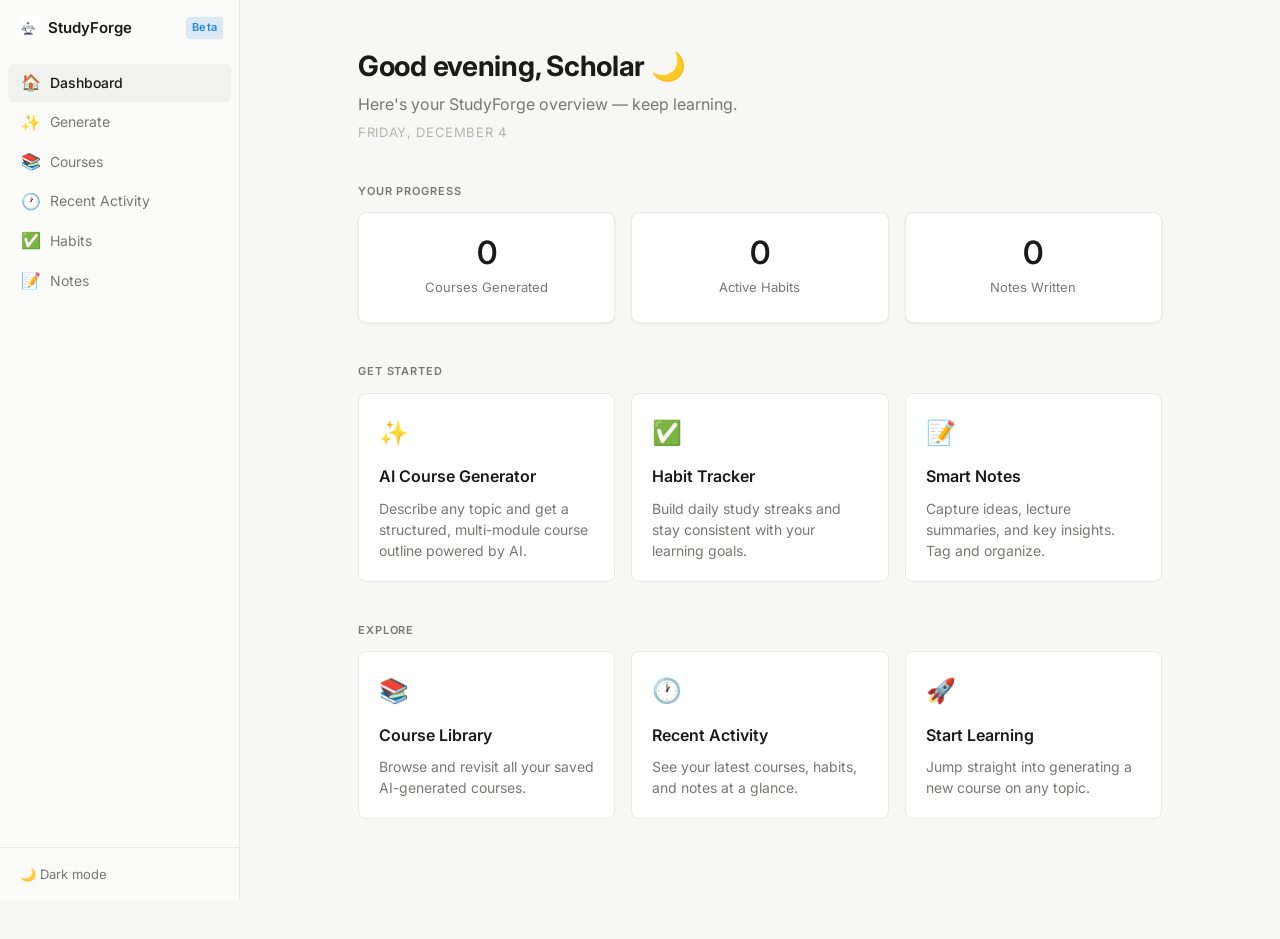
<file: index.html>
<!DOCTYPE html>
<html lang="en" class="dark">
<head>
  <meta charset="UTF-8" />
  <meta name="viewport" content="width=device-width, initial-scale=1.0" />
  <title>StudyForge — Dashboard</title>
  <meta name="description" content="StudyForge — AI-powered study companion. Generate courses, track habits, capture notes." />
  <link rel="stylesheet" href="style.css" />
</head>
<body>
  <nav class="navbar" id="navbar"></nav>
  <main class="page">

    <!-- Hero -->
    <div class="dash-hero" style="display:block">
      <div>
        <h1 class="hero-greeting" id="greeting">Welcome back, Scholar</h1>
        <p class="hero-sub">Here's your StudyForge overview — keep learning.</p>
        <p class="hero-date" id="hero-date"></p>
      </div>
    </div>

    <!-- Stats -->
    <div class="section-label">Your Progress</div>
    <div class="stats-row">
      <div class="stat-card">
        <div class="stat-num" id="stat-courses">—</div>
        <div class="stat-lbl">Courses Generated</div>
      </div>
      <div class="stat-card">
        <div class="stat-num" id="stat-habits">—</div>
        <div class="stat-lbl">Active Habits</div>
      </div>
      <div class="stat-card">
        <div class="stat-num" id="stat-notes">—</div>
        <div class="stat-lbl">Notes Written</div>
      </div>
    </div>

    <!-- Primary Action -->
    <div class="section-label">Get Started</div>
    <div class="feature-row">
      <a href="generate.html" class="feature-card">
        <span class="fc-icon">✨</span>
        <div class="fc-title">AI Course Generator</div>
        <div class="fc-desc">Describe any topic and get a structured, multi-module course outline powered by AI.</div>
      </a>
      <a href="habits.html" class="feature-card">
        <span class="fc-icon">✅</span>
        <div class="fc-title">Habit Tracker</div>
        <div class="fc-desc">Build daily study streaks and stay consistent with your learning goals.</div>
      </a>
      <a href="notes.html" class="feature-card">
        <span class="fc-icon">📝</span>
        <div class="fc-title">Smart Notes</div>
        <div class="fc-desc">Capture ideas, lecture summaries, and key insights. Tag and organize.</div>
      </a>
    </div>

    <!-- Secondary Links -->
    <div class="section-label">Explore</div>
    <div class="feature-row">
      <a href="courses.html" class="feature-card">
        <span class="fc-icon">📚</span>
        <div class="fc-title">Course Library</div>
        <div class="fc-desc">Browse and revisit all your saved AI-generated courses.</div>
      </a>
      <a href="recent.html" class="feature-card">
        <span class="fc-icon">🕐</span>
        <div class="fc-title">Recent Activity</div>
        <div class="fc-desc">See your latest courses, habits, and notes at a glance.</div>
      </a>
      <a href="generate.html" class="feature-card">
        <span class="fc-icon">🚀</span>
        <div class="fc-title">Start Learning</div>
        <div class="fc-desc">Jump straight into generating a new course on any topic.</div>
      </a>
    </div>

  </main>
  <script src="app.js"></script>
  <script>
    initNavbar('index.html');

    // Time-based greeting
    const h = new Date().getHours();
    let g = 'Late night grind 🌑';
    if (h >= 5 && h < 12) g = 'Good morning, Scholar ☀️';
    else if (h >= 12 && h < 17) g = 'Good afternoon, Scholar 🌤️';
    else if (h >= 17 && h < 21) g = 'Good evening, Scholar 🌙';
    document.getElementById('greeting').textContent = g;
    document.getElementById('hero-date').textContent = new Date().toLocaleDateString('en-US', { weekday: 'long', month: 'long', day: 'numeric' });

    // Animated counter
    function anim(id, target) {
      const el = document.getElementById(id);
      if (target === 0) { el.textContent = '0'; return; }
      let c = 0; const s = Math.ceil(target / 20);
      const t = setInterval(() => { c = Math.min(c + s, target); el.textContent = c; if (c >= target) clearInterval(t); }, 40);
    }

    // Load stats from API
    async function loadStats() {
      try {
        const [habits, notes, courses] = await Promise.all([
          apiFetch('/api/habits'), apiFetch('/api/notes'), apiFetch('/api/courses')
        ]);
        anim('stat-habits', Array.isArray(habits) ? habits.length : (habits.count ?? 0));
        anim('stat-notes', Array.isArray(notes) ? notes.length : (notes.count ?? 0));
        anim('stat-courses', Array.isArray(courses) ? courses.length : (courses.count ?? 0));
      } catch {
        ['stat-habits','stat-notes','stat-courses'].forEach(id => document.getElementById(id).textContent = '0');
      }
    }
    loadStats();
  </script>
</body>
</html>
</file>
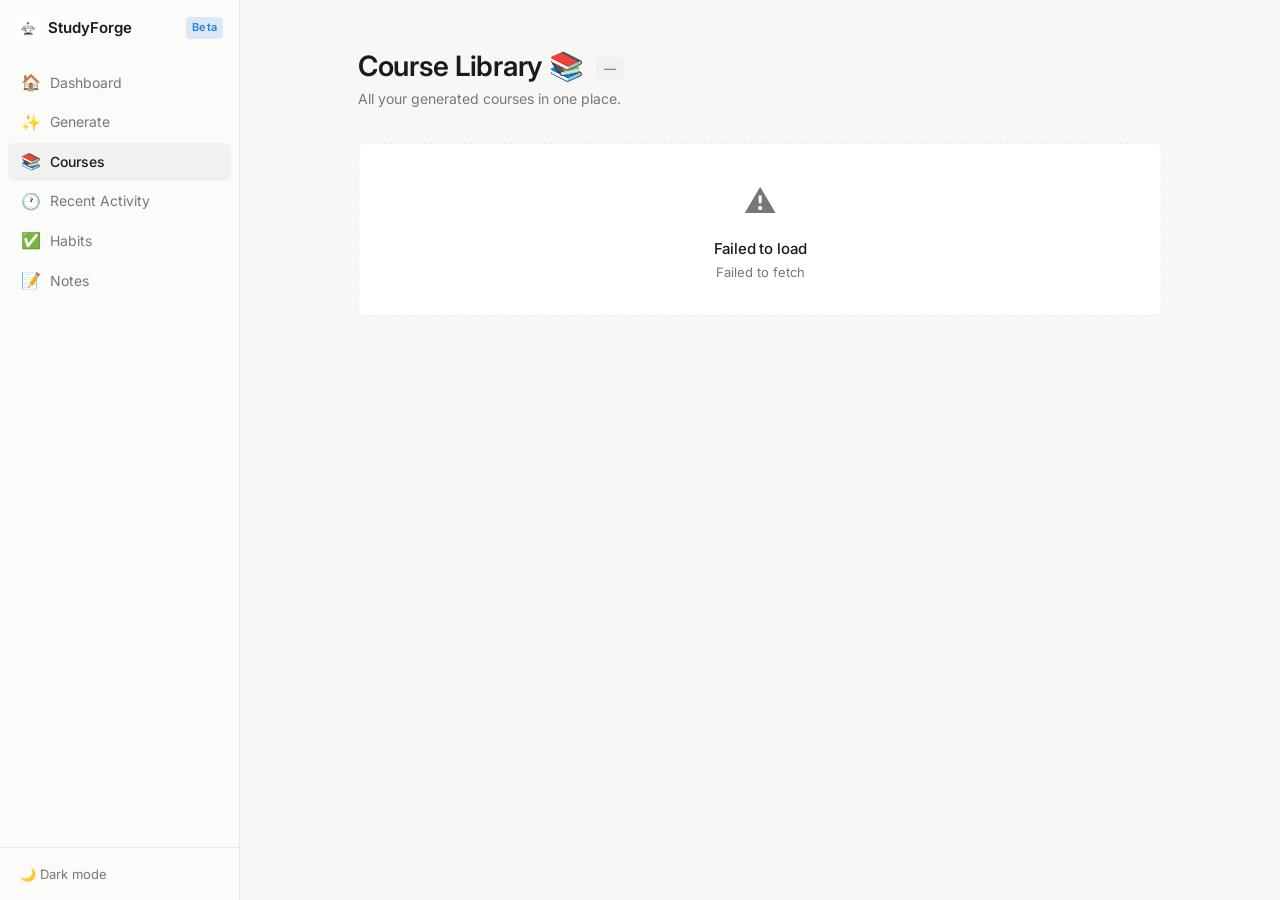
<file: courses.html>
<!DOCTYPE html>
<html lang="en" class="dark">
<head>
  <meta charset="UTF-8" />
  <meta name="viewport" content="width=device-width, initial-scale=1.0" />
  <title>StudyForge — Saved Courses</title>
  <link rel="stylesheet" href="style.css" />
</head>
<body>
  <nav class="navbar" id="navbar"></nav>
  <main class="page">
    <div class="page-header">
      <div style="display:flex;align-items:center;gap:12px;flex-wrap:wrap">
        <h1 class="page-title">Course Library 📚</h1>
        <span class="badge" id="course-count">…</span>
      </div>
      <p class="page-sub">All your generated courses in one place.</p>
    </div>
    <div class="courses-grid" id="courses-grid"></div>
  </main>
  <script src="app.js"></script>
  <script>
    initNavbar('courses.html');
    const grid = document.getElementById('courses-grid');
    const countEl = document.getElementById('course-count');

    function parseCourse(raw) { if (!raw) return null; if (typeof raw === 'object') return raw; try { return JSON.parse(raw); } catch { return null; } }

    function renderModules(modules, container) {
      container.innerHTML = '';
      if (!modules || !modules.length) { container.innerHTML = '<p style="font-size:13px;color:var(--text-muted)">No modules found.</p>'; return; }
      modules.forEach((mod, i) => {
        const item = document.createElement('div'); item.className = 'accordion-item'; item.style.marginBottom = '6px';
        const header = document.createElement('div'); header.className = 'accordion-header';
        header.innerHTML = `<div class="accordion-left"><span class="mod-pill">${i+1}</span><h3>${mod.title||mod.name||'Module '+(i+1)}</h3></div>`;
        const chev = document.createElementNS('http://www.w3.org/2000/svg','svg');
        chev.setAttribute('viewBox','0 0 24 24'); chev.setAttribute('fill','none');
        chev.setAttribute('stroke','currentColor'); chev.setAttribute('stroke-width','2');
        chev.className = 'accordion-chevron'; chev.innerHTML = '<polyline points="6 9 12 15 18 9"></polyline>';
        header.appendChild(chev);
        const body = document.createElement('div'); body.className = 'accordion-body';
        const inner = document.createElement('div'); inner.className = 'accordion-inner';
        if (mod.description) inner.innerHTML += `<p>${mod.description}</p>`;
        const subs = mod.subtopics || mod.topics || mod.sub_topics || [];
        if (subs.length) {
          const list = document.createElement('div'); list.className = 'subtopic-list';
          subs.forEach(s => { const d = document.createElement('div'); d.className = 'subtopic-item'; d.textContent = typeof s === 'string' ? s : s.title || s.name || ''; list.appendChild(d); });
          inner.appendChild(list);
        }
        body.appendChild(inner); item.appendChild(header); item.appendChild(body);
        header.addEventListener('click', () => { const o = item.classList.contains('open'); item.classList.toggle('open', !o); body.style.maxHeight = o ? null : body.scrollHeight + 'px'; });
        container.appendChild(item);
      });
    }

    function renderCourseCard(course) {
      const card = document.createElement('div'); card.className = 'course-card'; card.dataset.id = course.id;
      const parsed = parseCourse(course.content);
      const modules = parsed?.modules || parsed?.content?.modules || [];

      const header = document.createElement('div'); header.className = 'course-header';
      header.innerHTML = `<div class="course-topic">${course.topic || 'Untitled Course'}</div>`;
      const meta = document.createElement('div'); meta.className = 'course-meta';
      meta.innerHTML = `<span>Generated on ${formatDate(course.created_at || course.date)}</span>`;
      if (modules.length) { const b = document.createElement('span'); b.className = 'badge badge-muted'; b.textContent = `${modules.length} modules`; meta.appendChild(b); }
      header.appendChild(meta);

      const footer = document.createElement('div'); footer.className = 'course-footer';
      const viewBtn = document.createElement('button'); viewBtn.className = 'btn btn-ghost btn-sm'; viewBtn.textContent = 'View Course';
      const delBtn = document.createElement('button'); delBtn.className = 'btn btn-danger btn-sm'; delBtn.textContent = 'Delete';
      footer.appendChild(viewBtn); footer.appendChild(delBtn);

      const expanded = document.createElement('div'); expanded.className = 'course-expanded';
      if (parsed?.description) { const p = document.createElement('p'); p.style.cssText = 'font-size:13px;color:var(--text-secondary);margin-bottom:12px;line-height:1.6'; p.textContent = parsed.description; expanded.appendChild(p); }
      renderModules(modules, expanded);

      card.appendChild(header); card.appendChild(footer); card.appendChild(expanded);

      viewBtn.addEventListener('click', () => { const v = expanded.classList.toggle('visible'); viewBtn.textContent = v ? 'Collapse' : 'View Course'; });
      delBtn.addEventListener('click', async () => {
        try {
          await apiFetch(`/api/courses/${course.id}`, { method: 'DELETE' });
          card.classList.add('card-exit');
          setTimeout(() => { card.remove(); const r = grid.querySelectorAll('.course-card').length; countEl.textContent = `${r} courses`; if (!r) renderEmptyState(grid, '✨', 'Your course library is empty', 'Generate your first course to see it here.', 'Generate a Course →', 'generate.html'); }, 250);
          showToast('Course deleted.', 'info');
        } catch (err) { showToast(err.message, 'error'); }
      });
      return card;
    }

    async function loadCourses() {
      renderSkeletons(grid, 4);
      try {
        const data = await apiFetch('/api/courses'); const courses = Array.isArray(data) ? data : (data.courses ?? []); grid.innerHTML = '';
        countEl.textContent = `${courses.length} courses`;
        if (!courses.length) { renderEmptyState(grid, '✨', 'Your course library is empty', 'Generate your first course to see it here.', 'Generate a Course →', 'generate.html'); return; }
        courses.forEach(c => grid.appendChild(renderCourseCard(c)));
      } catch (err) { countEl.textContent = '—'; renderEmptyState(grid, '⚠️', 'Failed to load', err.message); }
    }
    loadCourses();
  </script>
</body>
</html>
</file>
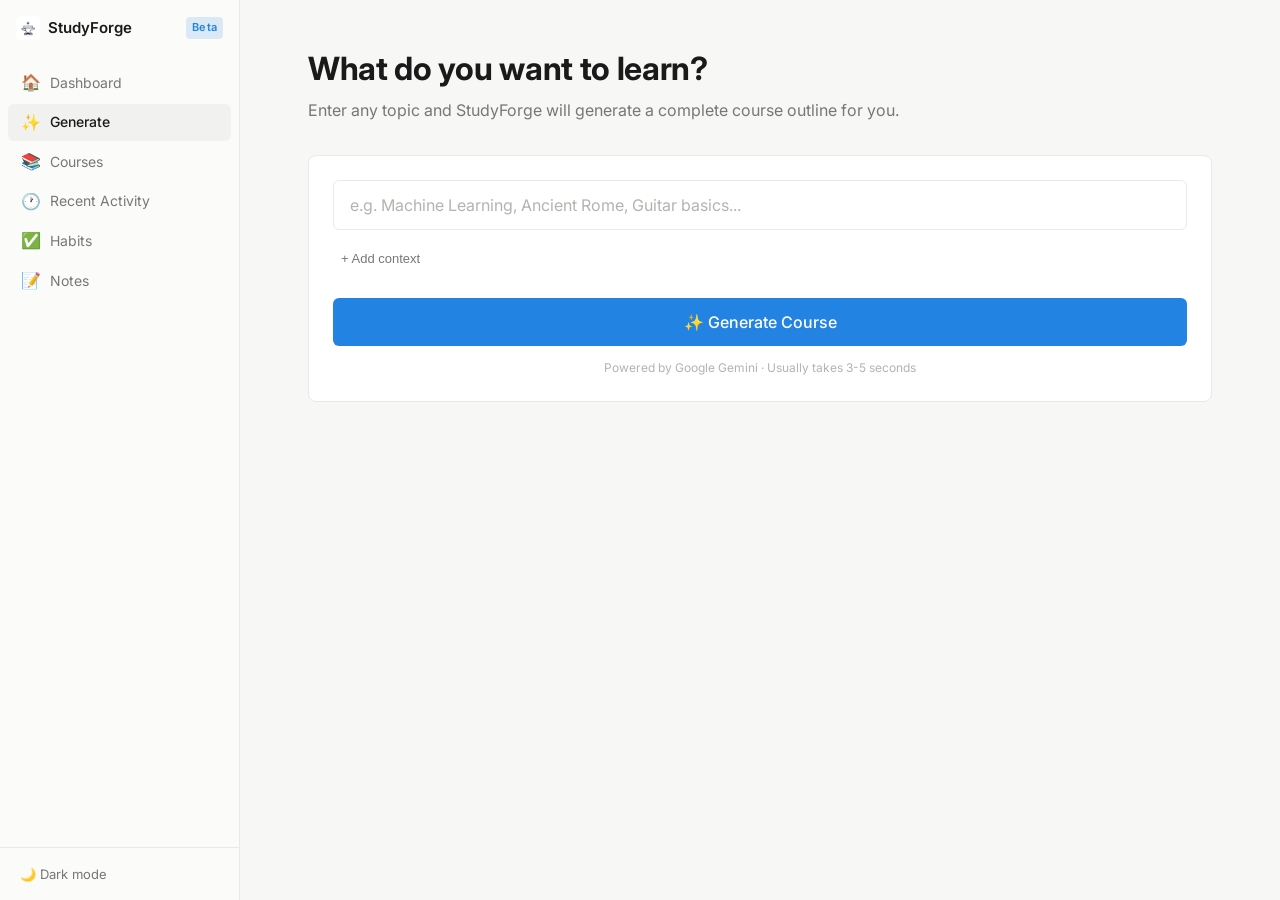
<file: generate.html>
<!DOCTYPE html>
<html lang="en" class="dark">
<head>
  <meta charset="UTF-8" />
  <meta name="viewport" content="width=device-width, initial-scale=1.0" />
  <title>StudyForge — AI Course Generator</title>
  <link rel="stylesheet" href="style.css" />
</head>
<body>
  <nav class="navbar" id="navbar"></nav>
  <main class="page-wide">

    <!-- Hero input area -->
    <div class="gen-hero">
      <h1 class="gen-title">What do you want to learn?</h1>
      <p class="gen-sub">Enter any topic and StudyForge will generate a complete course outline for you.</p>
    </div>

    <div class="gen-form">
      <div class="form-group">
        <input type="text" id="gen-topic" class="form-input form-input-lg"
               placeholder="e.g. Machine Learning, Ancient Rome, Guitar basics..." />
        <div class="form-error" id="gen-topic-error">Please enter a topic.</div>
      </div>

      <button class="context-toggle" id="ctx-toggle">+ Add context</button>
      <div class="context-area" id="ctx-area">
        <div class="form-group" style="margin-bottom:0">
          <label class="form-label">Extra context (optional)</label>
          <textarea id="gen-context" class="form-textarea" rows="3"
                    placeholder="Paste your syllabus, notes, or any additional info..."></textarea>
        </div>
      </div>

      <button class="btn btn-primary btn-xl btn-block" id="gen-btn" style="margin-top:16px">
        ✨ Generate Course
      </button>
      <p class="gen-powered">Powered by Google Gemini · Usually takes 3-5 seconds</p>
    </div>

    <!-- Result -->
    <div class="result-section" id="result-section">
      <div class="result-head">
        <h2 id="course-title"></h2>
        <p id="course-desc"></p>
        <div class="result-actions">
          <button class="btn btn-primary" id="save-course-btn">Save Course</button>
          <button class="btn btn-secondary" id="reset-btn">Regenerate</button>
          <span class="badge" id="mod-count"></span>
          <span class="save-success" id="save-ok">✓ Course saved to your library · <a href="courses.html" style="color:var(--accent)">View in Courses →</a></span>
        </div>
      </div>

      <div class="section-label" style="margin-top:24px">Modules</div>
      <div id="modules-list"></div>
    </div>

  </main>
  <script src="app.js"></script>
  <script>
    initNavbar('generate.html');

    const topicInput = document.getElementById('gen-topic');
    const ctxToggle = document.getElementById('ctx-toggle');
    const ctxArea = document.getElementById('ctx-area');
    const contextInput = document.getElementById('gen-context');
    const genBtn = document.getElementById('gen-btn');
    const topicError = document.getElementById('gen-topic-error');
    const resultSec = document.getElementById('result-section');
    const courseTitle = document.getElementById('course-title');
    const courseDesc = document.getElementById('course-desc');
    const modulesList = document.getElementById('modules-list');
    const saveBtn = document.getElementById('save-course-btn');
    const resetBtn = document.getElementById('reset-btn');
    const modCount = document.getElementById('mod-count');
    const saveOk = document.getElementById('save-ok');
    let generatedCourse = null;

    // Context toggle
    ctxToggle.addEventListener('click', () => {
      const v = ctxArea.classList.toggle('visible');
      ctxToggle.textContent = v ? '− Hide context' : '+ Add context';
    });

    // Render module accordion
    function renderModule(mod, i, openFirst) {
      const item = document.createElement('div');
      item.className = 'accordion-item' + (openFirst && i === 0 ? ' open' : '');
      const header = document.createElement('div');
      header.className = 'accordion-header';
      header.innerHTML = `<div class="accordion-left"><span class="mod-pill">${i+1}</span><h3>${mod.title||mod.name||'Module '+(i+1)}</h3></div>`;
      const chev = document.createElementNS('http://www.w3.org/2000/svg','svg');
      chev.setAttribute('viewBox','0 0 24 24'); chev.setAttribute('fill','none');
      chev.setAttribute('stroke','currentColor'); chev.setAttribute('stroke-width','2');
      chev.className = 'accordion-chevron';
      chev.innerHTML = '<polyline points="6 9 12 15 18 9"></polyline>';
      header.appendChild(chev);

      const body = document.createElement('div');
      body.className = 'accordion-body';
      if (openFirst && i === 0) body.style.maxHeight = '500px';
      const inner = document.createElement('div');
      inner.className = 'accordion-inner';
      if (mod.description) inner.innerHTML += `<p>${mod.description}</p>`;
      const subs = mod.subtopics || mod.topics || mod.sub_topics || [];
      if (subs.length) {
        const list = document.createElement('div'); list.className = 'subtopic-list';
        subs.forEach(s => {
          const d = document.createElement('div'); d.className = 'subtopic-item';
          d.textContent = typeof s === 'string' ? s : s.title || s.name || '';
          list.appendChild(d);
        });
        inner.appendChild(list);
      }
      body.appendChild(inner);
      item.appendChild(header); item.appendChild(body);

      header.addEventListener('click', () => {
        const open = item.classList.contains('open');
        document.querySelectorAll('.accordion-item.open').forEach(el => { el.classList.remove('open'); el.querySelector('.accordion-body').style.maxHeight = null; });
        if (!open) { item.classList.add('open'); body.style.maxHeight = body.scrollHeight + 'px'; }
      });
      return item;
    }

    // Generate
    async function generateCourse() {
      const topic = topicInput.value.trim();
      const context = contextInput ? contextInput.value.trim() : '';
      topicError.classList.remove('visible');
      if (!topic) { topicError.classList.add('visible'); topicInput.focus(); return; }
      showLoading(genBtn, 'Generating···');
      resultSec.classList.remove('visible'); modulesList.innerHTML = ''; generatedCourse = null;
      saveOk.classList.remove('visible');
      try {
        const data = await apiFetch('/api/generate', { method: 'POST', body: JSON.stringify({ topic, context }) });
        generatedCourse = data;
        courseTitle.textContent = data.title || `Course: ${topic}`;
        courseDesc.textContent = data.description || '';
        const modules = data.modules || data.content?.modules || [];
        modCount.textContent = `${modules.length} Modules`;
        modules.forEach((m, i) => modulesList.appendChild(renderModule(m, i, true)));
        resultSec.classList.add('visible');
        resultSec.scrollIntoView({ behavior: 'smooth', block: 'start' });
      } catch (err) { showToast(err.message || 'Generation failed.', 'error'); }
      finally { hideLoading(genBtn); }
    }

    // Save
    async function saveCourse() {
      if (!generatedCourse) return;
      showLoading(saveBtn, 'Saving…');
      try {
        await apiFetch('/api/courses', { method: 'POST', body: JSON.stringify({ topic: topicInput.value.trim() || generatedCourse.title || 'Untitled', content: JSON.stringify(generatedCourse) }) });
        saveOk.classList.add('visible');
        saveBtn.disabled = true; saveBtn.textContent = '✓ Saved';
        showToast('Course saved to your library!', 'success');
      } catch (err) { showToast(err.message, 'error'); hideLoading(saveBtn); }
    }

    // Reset
    resetBtn.addEventListener('click', () => { resultSec.classList.remove('visible'); topicInput.value = ''; if(contextInput) contextInput.value = ''; topicInput.focus(); window.scrollTo({top:0,behavior:'smooth'}); saveBtn.disabled = false; saveBtn.textContent = 'Save Course'; saveOk.classList.remove('visible'); });
    genBtn.addEventListener('click', generateCourse);
    saveBtn.addEventListener('click', saveCourse);
    topicInput.addEventListener('keydown', e => { if (e.key === 'Enter') generateCourse(); });
  </script>
</body>
</html>
</file>
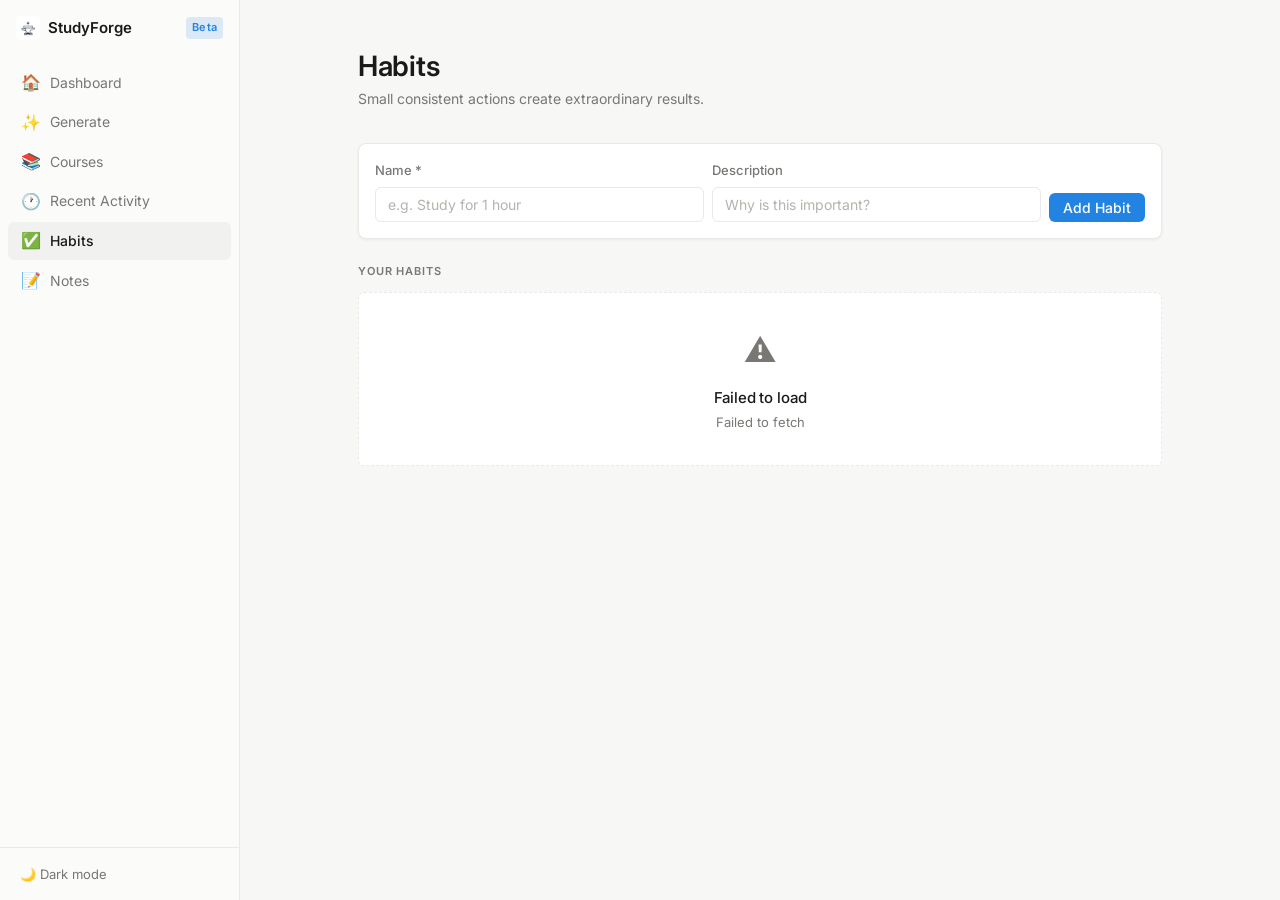
<file: habits.html>
<!DOCTYPE html>
<html lang="en" class="dark">
<head>
  <meta charset="UTF-8" />
  <meta name="viewport" content="width=device-width, initial-scale=1.0" />
  <title>StudyForge — Habits</title>
  <link rel="stylesheet" href="style.css" />
</head>
<body>
  <nav class="navbar" id="navbar"></nav>
  <main class="page">
    <div class="page-header">
      <h1 class="page-title">Habits</h1>
      <p class="page-sub">Small consistent actions create extraordinary results.</p>
    </div>

    <!-- Add Habit -->
    <div class="form-card">
      <div class="habit-form-row">
        <div class="form-group"><label class="form-label">Name *</label><input type="text" id="habit-name" class="form-input" placeholder="e.g. Study for 1 hour" autocomplete="off" /><div class="form-error" id="habit-name-error">Name must be at least 3 characters.</div></div>
        <div class="form-group"><label class="form-label">Description</label><input type="text" id="habit-desc" class="form-input" placeholder="Why is this important?" autocomplete="off" /></div>
        <div style="flex-shrink:0;padding-top:22px"><button class="btn btn-primary" id="add-habit-btn">Add Habit</button></div>
      </div>
    </div>

    <!-- Streak bar -->
    <div class="streak-bar" id="streak-bar" style="display:none"></div>

    <div class="section-label">Your Habits</div>
    <div id="habits-list"></div>
  </main>
  <script src="app.js"></script>
  <script>
    initNavbar('habits.html');
    const nameInput = document.getElementById('habit-name');
    const descInput = document.getElementById('habit-desc');
    const nameError = document.getElementById('habit-name-error');
    const addBtn = document.getElementById('add-habit-btn');
    const listEl = document.getElementById('habits-list');
    const streakBar = document.getElementById('streak-bar');

    function renderHabitCard(habit) {
      const card = document.createElement('div'); card.className = 'habit-card'; card.dataset.id = habit.id;
      const left = document.createElement('div'); left.className = 'habit-left';
      left.innerHTML = `<div class="habit-name">${habit.name}</div><div class="habit-desc">${habit.description || 'No description'}</div>`;

      const center = document.createElement('div'); center.className = 'habit-center';
      const streak = document.createElement('span'); streak.className = 'badge badge-streak'; streak.id = `streak-${habit.id}`;
      streak.textContent = `🔥 ${habit.streak ?? 0}`; center.appendChild(streak);

      const right = document.createElement('div'); right.className = 'habit-right';
      const doneBadge = document.createElement('span'); doneBadge.className = 'badge badge-success'; doneBadge.id = `done-badge-${habit.id}`;
      doneBadge.textContent = '✓ Done'; doneBadge.style.display = habit.completed_today ? 'inline-flex' : 'none';

      const doneBtn = document.createElement('button'); doneBtn.className = 'btn btn-success btn-sm'; doneBtn.id = `done-btn-${habit.id}`;
      doneBtn.textContent = 'Mark Done';
      if (habit.completed_today) { doneBtn.disabled = true; doneBtn.textContent = 'Done ✓'; }
      doneBtn.addEventListener('click', () => markDone(habit.id));

      const delBtn = document.createElement('button'); delBtn.className = 'btn btn-danger btn-sm'; delBtn.textContent = '✕';
      delBtn.addEventListener('click', () => deleteHabit(habit.id));

      right.appendChild(doneBadge); right.appendChild(doneBtn); right.appendChild(delBtn);
      card.appendChild(left); card.appendChild(center); card.appendChild(right);
      return card;
    }

    function updateStreakBar(habits) {
      const maxStreak = Math.max(0, ...habits.map(h => h.streak ?? 0));
      if (maxStreak > 0) { streakBar.style.display = 'block'; streakBar.textContent = `Your longest streak: ${maxStreak} days 🔥`; }
      else { streakBar.style.display = 'none'; }
    }

    async function loadHabits() {
      renderSkeletons(listEl, 3);
      try {
        const data = await apiFetch('/api/habits');
        listEl.innerHTML = '';
        const habits = Array.isArray(data) ? data : (data.habits ?? []);
        updateStreakBar(habits);
        if (habits.length === 0) { renderEmptyState(listEl, '💪', 'No habits yet', 'Add your first habit above to start building streaks.'); return; }
        habits.forEach(h => listEl.appendChild(renderHabitCard(h)));
      } catch (err) { renderEmptyState(listEl, '⚠️', 'Failed to load', err.message); }
    }

    async function addHabit() {
      const name = nameInput.value.trim(); const desc = descInput.value.trim();
      nameError.classList.remove('visible');
      if (name.length < 3) { nameError.classList.add('visible'); nameInput.focus(); return; }
      showLoading(addBtn, 'Adding…');
      try {
        const habit = await apiFetch('/api/habits', { method: 'POST', body: JSON.stringify({ name, description: desc }) });
        if (listEl.querySelector('.empty-state')) listEl.innerHTML = '';
        const card = renderHabitCard(habit);
        listEl.firstChild ? listEl.insertBefore(card, listEl.firstChild) : listEl.appendChild(card);
        nameInput.value = ''; descInput.value = '';
        showToast('Habit added!', 'success');
      } catch (err) { showToast(err.message, 'error'); }
      finally { hideLoading(addBtn); }
    }

    async function markDone(id) {
      const btn = document.getElementById(`done-btn-${id}`); showLoading(btn, '…');
      try {
        const u = await apiFetch(`/api/habits/${id}`, { method: 'PUT' });
        document.getElementById(`streak-${id}`).textContent = `🔥 ${u.streak ?? 0}`;
        const b = document.getElementById(`done-badge-${id}`); if (b) b.style.display = 'inline-flex';
        btn.disabled = true; btn.innerHTML = 'Done ✓';
        showToast('Habit marked complete!', 'success');
      } catch (err) { showToast(err.message, 'error'); hideLoading(btn); }
    }

    async function deleteHabit(id) {
      const card = document.querySelector(`.habit-card[data-id="${id}"]`);
      try {
        await apiFetch(`/api/habits/${id}`, { method: 'DELETE' });
        if (card) { card.classList.add('card-exit'); setTimeout(() => { card.remove(); if (!listEl.children.length) renderEmptyState(listEl, '💪', 'No habits yet', 'Add your first habit above!'); }, 250); }
        showToast('Habit deleted.', 'info');
      } catch (err) { showToast(err.message, 'error'); }
    }

    addBtn.addEventListener('click', addHabit);
    nameInput.addEventListener('keydown', e => { if (e.key === 'Enter') addHabit(); });
    loadHabits();
  </script>
</body>
</html>
</file>
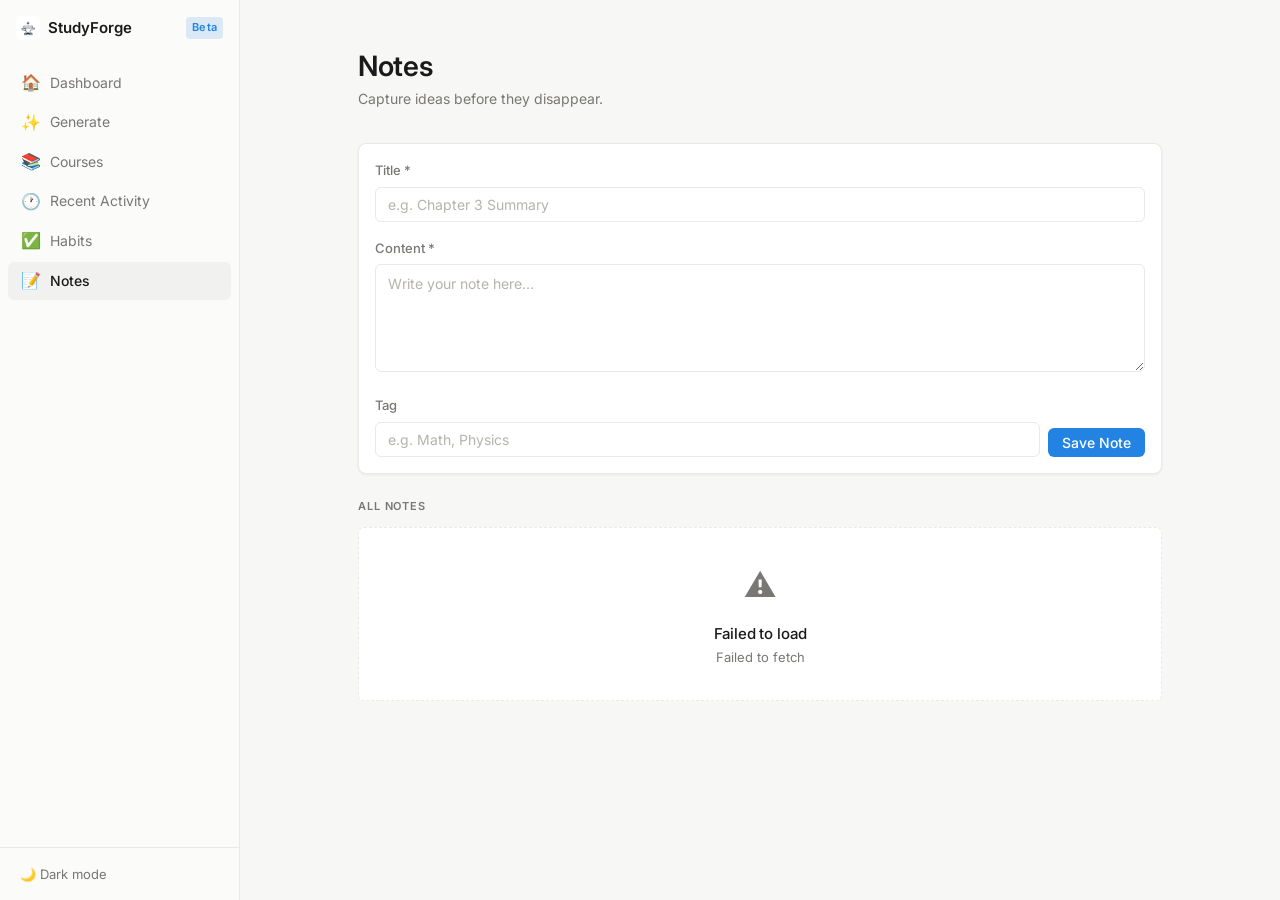
<file: notes.html>
<!DOCTYPE html>
<html lang="en" class="dark">
<head>
  <meta charset="UTF-8" />
  <meta name="viewport" content="width=device-width, initial-scale=1.0" />
  <title>StudyForge — Notes</title>
  <link rel="stylesheet" href="style.css" />
</head>
<body>
  <nav class="navbar" id="navbar"></nav>
  <main class="page">
    <div class="page-header">
      <h1 class="page-title">Notes</h1>
      <p class="page-sub">Capture ideas before they disappear.</p>
    </div>

    <div class="form-card">
      <div class="form-group"><label class="form-label">Title *</label><input type="text" id="note-title" class="form-input" placeholder="e.g. Chapter 3 Summary" /><div class="form-error" id="note-title-error">Title is required.</div></div>
      <div class="form-group"><label class="form-label">Content *</label><textarea id="note-content" class="form-textarea" rows="4" placeholder="Write your note here..."></textarea><div class="form-error" id="note-content-error">Content is required.</div></div>
      <div style="display:flex;gap:8px;align-items:flex-end">
        <div class="form-group" style="flex:1;margin:0"><label class="form-label">Tag</label><input type="text" id="note-tag" class="form-input" placeholder="e.g. Math, Physics" /></div>
        <button class="btn btn-primary" id="save-note-btn">Save Note</button>
      </div>
    </div>

    <div class="section-label">All Notes</div>
    <div class="notes-grid" id="notes-grid"></div>
  </main>
  <script src="app.js"></script>
  <script>
    initNavbar('notes.html');
    const titleInput = document.getElementById('note-title');
    const contentInput = document.getElementById('note-content');
    const tagInput = document.getElementById('note-tag');
    const saveBtn = document.getElementById('save-note-btn');
    const grid = document.getElementById('notes-grid');
    const titleError = document.getElementById('note-title-error');
    const contentError = document.getElementById('note-content-error');

    function renderNoteCard(note) {
      const card = document.createElement('div'); card.className = 'note-card'; card.dataset.id = note.id;
      const titleRow = document.createElement('div'); titleRow.style.cssText = 'display:flex;align-items:flex-start;justify-content:space-between;gap:8px';
      const titleEl = document.createElement('div'); titleEl.className = 'note-title'; titleEl.textContent = note.title;
      titleRow.appendChild(titleEl);
      if (note.tag) { const b = document.createElement('span'); b.className = 'badge'; b.textContent = note.tag; titleRow.appendChild(b); }

      const preview = document.createElement('div'); preview.className = 'note-preview';
      const c = note.content || ''; preview.textContent = c.length > 120 ? c.slice(0,120) + '…' : c;

      const footer = document.createElement('div'); footer.className = 'note-footer';
      const date = document.createElement('span'); date.className = 'note-date'; date.textContent = formatDate(note.created_at || note.date);
      const actions = document.createElement('div'); actions.className = 'note-actions';
      const editBtn = document.createElement('button'); editBtn.className = 'btn btn-ghost btn-sm'; editBtn.textContent = 'Edit';
      const delBtn = document.createElement('button'); delBtn.className = 'btn btn-danger btn-sm'; delBtn.textContent = '✕';
      actions.appendChild(editBtn); actions.appendChild(delBtn);
      footer.appendChild(date); footer.appendChild(actions);

      // Inline edit
      const ef = document.createElement('div'); ef.className = 'inline-edit';
      const eT = document.createElement('input'); eT.className = 'form-input'; eT.value = note.title;
      const eC = document.createElement('textarea'); eC.className = 'form-textarea'; eC.rows = 3; eC.value = note.content;
      const eTg = document.createElement('input'); eTg.className = 'form-input'; eTg.value = note.tag || ''; eTg.placeholder = 'Tag';
      const eA = document.createElement('div'); eA.style.cssText = 'display:flex;gap:8px';
      const saveE = document.createElement('button'); saveE.className = 'btn btn-primary btn-sm'; saveE.textContent = 'Save';
      const canE = document.createElement('button'); canE.className = 'btn btn-secondary btn-sm'; canE.textContent = 'Cancel';
      eA.appendChild(saveE); eA.appendChild(canE);
      ef.appendChild(eT); ef.appendChild(eC); ef.appendChild(eTg); ef.appendChild(eA);

      card.appendChild(titleRow); card.appendChild(preview); card.appendChild(footer); card.appendChild(ef);

      editBtn.addEventListener('click', () => { const o = ef.classList.toggle('visible'); editBtn.textContent = o ? 'Cancel' : 'Edit'; });
      canE.addEventListener('click', () => { ef.classList.remove('visible'); editBtn.textContent = 'Edit'; });
      saveE.addEventListener('click', async () => {
        const nt = eT.value.trim(), nc = eC.value.trim(), ng = eTg.value.trim();
        if (!nt || !nc) { showToast('Title and content required.', 'error'); return; }
        showLoading(saveE, 'Saving…');
        try {
          const u = await apiFetch(`/api/notes/${note.id}`, { method: 'PUT', body: JSON.stringify({ title: nt, content: nc, tag: ng }) });
          titleEl.textContent = u.title || nt; preview.textContent = (u.content || nc).slice(0,120); ef.classList.remove('visible'); editBtn.textContent = 'Edit';
          showToast('Note updated!', 'success');
        } catch (err) { showToast(err.message, 'error'); } finally { hideLoading(saveE); }
      });
      delBtn.addEventListener('click', async () => {
        try { await apiFetch(`/api/notes/${note.id}`, { method: 'DELETE' }); card.classList.add('card-exit'); setTimeout(() => { card.remove(); if (!grid.children.length) renderEmptyState(grid, '📝', 'No notes yet', 'Write your first note above!'); }, 250); showToast('Note deleted.', 'info'); }
        catch (err) { showToast(err.message, 'error'); }
      });
      return card;
    }

    async function loadNotes() {
      renderSkeletons(grid, 4);
      try {
        const data = await apiFetch('/api/notes'); const notes = Array.isArray(data) ? data : (data.notes ?? []); grid.innerHTML = '';
        if (!notes.length) { renderEmptyState(grid, '📝', 'No notes yet', 'Write your first note above!'); return; }
        notes.forEach(n => grid.appendChild(renderNoteCard(n)));
      } catch (err) { renderEmptyState(grid, '⚠️', 'Failed to load', err.message); }
    }

    async function saveNote() {
      const title = titleInput.value.trim(), content = contentInput.value.trim(), tag = tagInput.value.trim();
      titleError.classList.remove('visible'); contentError.classList.remove('visible');
      let v = true; if (!title) { titleError.classList.add('visible'); v = false; } if (!content) { contentError.classList.add('visible'); v = false; } if (!v) return;
      showLoading(saveBtn, 'Saving…');
      try {
        const note = await apiFetch('/api/notes', { method: 'POST', body: JSON.stringify({ title, content, tag }) });
        if (grid.querySelector('.empty-state')) grid.innerHTML = '';
        const card = renderNoteCard(note); grid.firstChild ? grid.insertBefore(card, grid.firstChild) : grid.appendChild(card);
        titleInput.value = ''; contentInput.value = ''; tagInput.value = '';
        showToast('Note saved!', 'success');
      } catch (err) { showToast(err.message, 'error'); } finally { hideLoading(saveBtn); }
    }

    saveBtn.addEventListener('click', saveNote);
    loadNotes();
  </script>
</body>
</html>
</file>
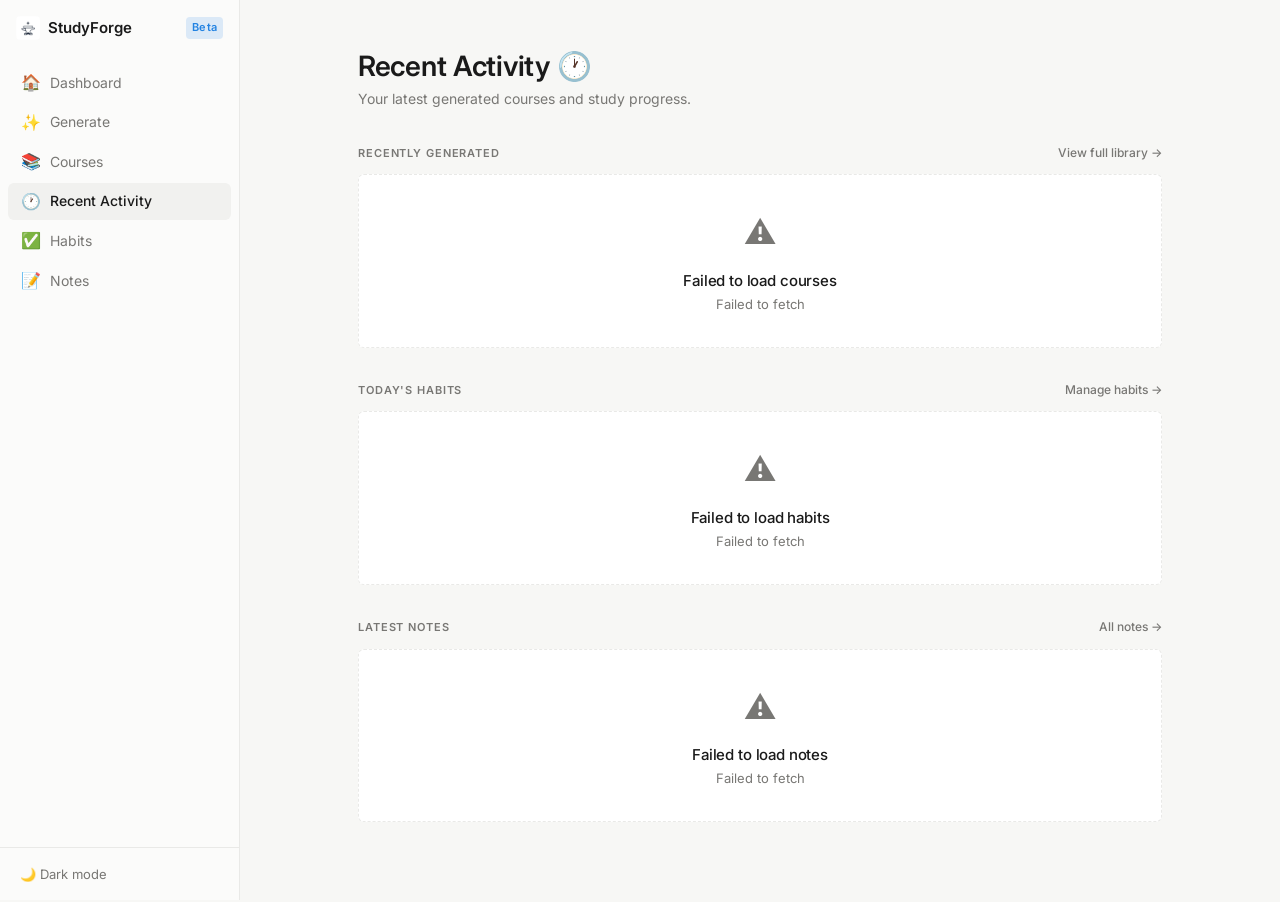
<file: recent.html>
<!DOCTYPE html>
<html lang="en" class="dark">
<head>
  <meta charset="UTF-8" />
  <meta name="viewport" content="width=device-width, initial-scale=1.0" />
  <title>StudyForge — Recent Activity</title>
  <meta name="description" content="View your recent courses and activity on StudyForge." />
  <link rel="stylesheet" href="style.css" />
</head>
<body>
  <nav class="navbar" id="navbar"></nav>
  <main class="page">

    <div class="page-header">
      <h1 class="page-title">Recent Activity 🕐</h1>
      <p class="page-sub">Your latest generated courses and study progress.</p>
    </div>

    <!-- Recent Courses -->
    <div class="section-label"><span>Recently Generated</span><a href="courses.html">View full library →</a></div>
    <div id="recent-courses"></div>

    <!-- Recent Habits Summary -->
    <div class="section-label" style="margin-top:32px"><span>Today's Habits</span><a href="habits.html">Manage habits →</a></div>
    <div id="recent-habits"></div>

    <!-- Recent Notes -->
    <div class="section-label" style="margin-top:32px"><span>Latest Notes</span><a href="notes.html">All notes →</a></div>
    <div id="recent-notes"></div>

  </main>
  <script src="app.js"></script>
  <script>
    initNavbar('recent.html');

    /* ── Recent Courses ── */
    async function loadRecentCourses() {
      const el = document.getElementById('recent-courses');
      renderSkeletons(el, 3);
      try {
        const data = await apiFetch('/api/courses');
        const courses = (Array.isArray(data) ? data : (data.courses ?? [])).slice(0, 5);
        el.innerHTML = '';
        if (courses.length === 0) {
          renderEmptyState(el, '✨', 'No courses generated yet', 'Generate your first AI course to see it here.', 'Generate Now →', 'generate.html');
          return;
        }
        const wrap = document.createElement('div'); wrap.className = 'recent-row';
        courses.forEach(c => {
          const row = document.createElement('div'); row.className = 'recent-item';
          row.innerHTML = `<span class="recent-topic">${c.topic || 'Untitled'}</span><span class="recent-date">${formatDate(c.created_at || c.date)}</span>`;
          const btn = document.createElement('a'); btn.href = 'courses.html'; btn.className = 'btn btn-ghost btn-sm'; btn.textContent = 'Open →';
          row.appendChild(btn);
          wrap.appendChild(row);
        });
        el.appendChild(wrap);
      } catch (err) { renderEmptyState(el, '⚠️', 'Failed to load courses', err.message); }
    }

    /* ── Recent Habits ── */
    async function loadRecentHabits() {
      const el = document.getElementById('recent-habits');
      renderSkeletons(el, 2);
      try {
        const data = await apiFetch('/api/habits');
        const habits = (Array.isArray(data) ? data : (data.habits ?? [])).slice(0, 4);
        el.innerHTML = '';
        if (habits.length === 0) {
          renderEmptyState(el, '✅', 'No habits tracked yet', 'Start building daily consistency.', 'Add a Habit →', 'habits.html');
          return;
        }
        const wrap = document.createElement('div'); wrap.className = 'recent-row';
        habits.forEach(h => {
          const row = document.createElement('div'); row.className = 'recent-item';
          const left = document.createElement('span'); left.className = 'recent-topic';
          left.textContent = h.name;
          const streak = document.createElement('span'); streak.className = 'badge badge-streak';
          streak.textContent = `🔥 ${h.streak ?? 0}`;
          const status = document.createElement('span');
          if (h.completed_today) {
            status.className = 'badge badge-success'; status.textContent = '✓ Done';
          } else {
            status.className = 'badge badge-muted'; status.textContent = 'Pending';
          }
          row.appendChild(left); row.appendChild(streak); row.appendChild(status);
          wrap.appendChild(row);
        });
        el.appendChild(wrap);
      } catch (err) { renderEmptyState(el, '⚠️', 'Failed to load habits', err.message); }
    }

    /* ── Recent Notes ── */
    async function loadRecentNotes() {
      const el = document.getElementById('recent-notes');
      renderSkeletons(el, 2);
      try {
        const data = await apiFetch('/api/notes');
        const notes = (Array.isArray(data) ? data : (data.notes ?? [])).slice(0, 4);
        el.innerHTML = '';
        if (notes.length === 0) {
          renderEmptyState(el, '📝', 'No notes yet', 'Capture your first idea.', 'Write a Note →', 'notes.html');
          return;
        }
        const wrap = document.createElement('div'); wrap.className = 'recent-row';
        notes.forEach(n => {
          const row = document.createElement('div'); row.className = 'recent-item';
          const title = document.createElement('span'); title.className = 'recent-topic';
          title.textContent = n.title || 'Untitled';
          const date = document.createElement('span'); date.className = 'recent-date';
          date.textContent = formatDate(n.created_at || n.date);
          const btn = document.createElement('a'); btn.href = 'notes.html'; btn.className = 'btn btn-ghost btn-sm'; btn.textContent = 'Open →';
          row.appendChild(title); row.appendChild(date); row.appendChild(btn);
          wrap.appendChild(row);
        });
        el.appendChild(wrap);
      } catch (err) { renderEmptyState(el, '⚠️', 'Failed to load notes', err.message); }
    }

    // Load all sections
    loadRecentCourses();
    loadRecentHabits();
    loadRecentNotes();
  </script>
</body>
</html>
</file>
<file: style.css>
/* StudyForge — Notion-Inspired Design System */
@import url('https://fonts.googleapis.com/css2?family=Inter:wght@400;500;600&display=swap');

/* Light Theme (default) */
html,
html.light {
  --bg-primary: #ffffff;
  --bg-secondary: #f7f7f5;
  --bg-hover: #f1f1ef;
  --border: #e9e9e7;
  --text-primary: #1a1a1a;
  --text-secondary: #787774;
  --text-placeholder: #b5b3ad;
  --accent: #2383e2;
  --accent-hover: #1a6fc4;
  --success: #0f7b6c;
  --danger: #e03e3e;
  --tag-bg: #f1f1ef;
  --tag-text: #787774;
  --sidebar-bg: #fbfbfa;
  --focus-ring: rgba(35, 131, 226, 0.15);
}

/* Dark Theme */
html.dark {
  --bg-primary: #191919;
  --bg-secondary: #202020;
  --bg-hover: #2a2a2a;
  --border: #2e2e2e;
  --text-primary: #e6e6e5;
  --text-secondary: #9b9a97;
  --text-placeholder: #555452;
  --accent: #529cca;
  --accent-hover: #6aafdb;
  --success: #4dab9a;
  --danger: #ff6369;
  --tag-bg: #2e2e2e;
  --tag-text: #9b9a97;
  --sidebar-bg: #141414;
  --focus-ring: rgba(82, 156, 202, 0.15);
}

*,
*::before,
*::after {
  box-sizing: border-box;
  margin: 0;
  padding: 0
}

html {
  font-size: 15px;
  scroll-behavior: smooth
}

body {
  font-family: 'Inter', system-ui, -apple-system, sans-serif;
  background: var(--bg-secondary);
  color: var(--text-primary);
  min-height: 100vh;
  line-height: 1.6;
  transition: background-color 150ms, color 150ms;
}

/* Typography */
h1,
h2,
h3,
h4,
h5,
h6 {
  font-weight: 600;
  letter-spacing: -0.01em;
  line-height: 1.3
}

/* === LAYOUT: Sidebar + Main === */
.app-layout {
  display: flex;
  min-height: 100vh
}

/* Sidebar */
.sidebar {
  position: fixed;
  top: 0;
  left: 0;
  bottom: 0;
  width: 240px;
  background: var(--sidebar-bg);
  border-right: 1px solid var(--border);
  display: flex;
  flex-direction: column;
  z-index: 100;
  transition: transform 200ms ease, background-color 150ms;
}

.sidebar-logo {
  padding: 16px 16px 24px;
  font-weight: 600;
  font-size: 15px;
  color: var(--text-primary);
  display: flex;
  align-items: center;
  gap: 8px;
  text-decoration: none;
}

.sidebar-badge {
  font-size: 11px;
  color: var(--accent);
  background: var(--focus-ring);
  padding: 2px 6px;
  border-radius: 4px;
  margin-left: auto;
  font-weight: 600;
  letter-spacing: 0.02em;
}

.sidebar-nav {
  flex: 1;
  display: flex;
  flex-direction: column;
  gap: 2px;
  padding: 0 8px
}

.sidebar-nav a {
  display: flex;
  align-items: center;
  gap: 8px;
  padding: 6px 12px;
  border-radius: 6px;
  text-decoration: none;
  font-size: 14px;
  font-weight: 400;
  color: var(--text-secondary);
  transition: background 100ms;
}

.sidebar-nav a:hover {
  background: var(--bg-hover);
  color: var(--text-primary)
}

.sidebar-nav a.active {
  background: var(--bg-hover);
  color: var(--text-primary);
  font-weight: 500
}

.sidebar-nav a .nav-emoji {
  font-size: 16px;
  width: 22px;
  text-align: center
}

.sidebar-footer {
  padding: 12px 8px;
  border-top: 1px solid var(--border)
}

.theme-toggle-btn {
  display: flex;
  align-items: center;
  gap: 8px;
  width: 100%;
  padding: 6px 12px;
  border-radius: 6px;
  border: none;
  background: none;
  color: var(--text-secondary);
  font-size: 13px;
  font-family: inherit;
  cursor: pointer;
  transition: background 100ms;
}

.theme-toggle-btn:hover {
  background: var(--bg-hover);
  color: var(--text-primary)
}

/* Main Content */
.main-content {
  margin-left: 240px;
  flex: 1;
  min-height: 100vh;
  transition: background-color 150ms;
}

.page {
  max-width: 900px;
  margin: 0 auto;
  padding: 48px 48px 80px;
  animation: pageFadeIn 200ms ease;
}

/* Mobile hamburger */
.mobile-header {
  display: none;
  position: sticky;
  top: 0;
  z-index: 90;
  background: rgba(var(--bg-primary-rgb, 255, 255, 255), 0.85);
  backdrop-filter: blur(8px);
  -webkit-backdrop-filter: blur(8px);
  border-bottom: 1px solid var(--border);
  padding: 12px 16px;
  align-items: center;
  justify-content: space-between;
}

.hamburger {
  display: none;
  border: none;
  background: none;
  cursor: pointer;
  padding: 4px;
  flex-direction: column;
  gap: 4px;
}

.hamburger span {
  display: block;
  width: 20px;
  height: 2px;
  background: var(--text-primary);
  border-radius: 1px;
  transition: all 150ms
}

.hamburger.open span:nth-child(1) {
  transform: translateY(6px) rotate(45deg)
}

.hamburger.open span:nth-child(2) {
  opacity: 0
}

.hamburger.open span:nth-child(3) {
  transform: translateY(-6px) rotate(-45deg)
}

.sidebar-overlay {
  display: none;
  position: fixed;
  inset: 0;
  background: rgba(0, 0, 0, 0.3);
  z-index: 99;
}

/* Page Header */
.page-header {
  margin-bottom: 32px
}

.page-header h1 {
  font-size: 28px;
  font-weight: 600;
  color: var(--text-primary);
  margin-bottom: 4px
}

.page-header p,
.page-subtitle {
  font-size: 14px;
  color: var(--text-secondary);
  margin-bottom: 32px
}

/* Section Label */
.section-label {
  display: flex;
  justify-content: space-between;
  align-items: baseline;
  font-size: 11px;
  font-weight: 600;
  color: var(--text-secondary);
  text-transform: uppercase;
  letter-spacing: 0.08em;
  margin-bottom: 12px;
}
.section-label a {
  font-size: 12px;
  text-transform: none;
  letter-spacing: normal;
  color: var(--text-secondary);
  text-decoration: none;
  font-weight: 500;
  transition: color 150ms;
}
.section-label a:hover {
  color: var(--text-primary);
}

/* === CARDS === */
.card,
.form-card {
  background: var(--bg-primary);
  border: 1px solid var(--border);
  border-radius: 8px;
  padding: 16px;
  box-shadow: 0 1px 3px rgba(0, 0, 0, 0.06);
  transition: border-color 150ms, background-color 150ms;
}

.card:hover {
  border-color: var(--text-placeholder)
}

.form-card {
  margin-bottom: 24px
}

.form-card-header {
  margin-bottom: 16px
}

.form-card-header h2 {
  font-size: 15px;
  font-weight: 600;
  color: var(--text-primary)
}

.form-card-header p {
  font-size: 13px;
  color: var(--text-secondary);
  margin-top: 2px
}

/* === BUTTONS === */
.btn {
  display: inline-flex;
  align-items: center;
  justify-content: center;
  gap: 6px;
  font-family: inherit;
  font-size: 14px;
  font-weight: 500;
  border: none;
  border-radius: 6px;
  cursor: pointer;
  padding: 6px 14px;
  text-decoration: none;
  white-space: nowrap;
  transition: background 100ms, color 100ms, transform 100ms;
}

.btn:active:not(:disabled) {
  transform: scale(0.98)
}

.btn:disabled {
  opacity: 0.5;
  cursor: not-allowed;
  transform: none !important
}

.btn-primary {
  background: var(--accent);
  color: #fff
}

.btn-primary:hover:not(:disabled) {
  background: var(--accent-hover)
}

.btn-secondary {
  background: transparent;
  border: 1px solid var(--border);
  color: var(--text-primary)
}

.btn-secondary:hover:not(:disabled) {
  background: var(--bg-hover)
}

.btn-accent {
  background: var(--accent);
  color: #fff
}

.btn-accent:hover:not(:disabled) {
  background: var(--accent-hover)
}

.btn-danger {
  background: transparent;
  border: 1px solid var(--danger);
  color: var(--danger)
}

.btn-danger:hover:not(:disabled) {
  background: rgba(224, 62, 62, 0.08)
}

.btn-ghost {
  background: none;
  border: none;
  color: var(--text-secondary);
  padding: 6px 8px
}

.btn-ghost:hover:not(:disabled) {
  color: var(--text-primary);
  background: var(--bg-hover)
}

.btn-sm {
  font-size: 13px;
  padding: 4px 10px
}

.btn-lg {
  font-size: 15px;
  padding: 8px 20px
}

/* === FORMS === */
.form-group {
  margin-bottom: 16px
}

.form-label {
  display: block;
  font-size: 13px;
  font-weight: 500;
  color: var(--text-secondary);
  margin-bottom: 6px
}

.form-input,
.form-textarea,
.form-select {
  width: 100%;
  font-family: inherit;
  font-size: 14px;
  color: var(--text-primary);
  background: var(--bg-primary);
  border: 1px solid var(--border);
  border-radius: 6px;
  padding: 8px 12px;
  outline: none;
  transition: border-color 150ms, box-shadow 150ms, background-color 150ms;
}

.form-input:focus,
.form-textarea:focus,
.form-select:focus {
  border-color: var(--accent);
  box-shadow: 0 0 0 2px var(--focus-ring);
}

.form-input::placeholder,
.form-textarea::placeholder {
  color: var(--text-placeholder)
}

.form-textarea {
  resize: vertical;
  min-height: 100px;
  line-height: 1.6
}

.form-error {
  font-size: 13px;
  color: var(--danger);
  margin-top: 4px;
  display: none
}

.form-error.visible {
  display: block
}

/* === STATS GRID === */
.stats-grid {
  display: grid;
  grid-template-columns: repeat(3, 1fr);
  gap: 16px;
  margin-bottom: 32px
}

.stat-card {
  background: var(--bg-primary);
  border: 1px solid var(--border);
  border-radius: 8px;
  padding: 20px 16px;
  text-align: center;
  box-shadow: 0 1px 3px rgba(0, 0, 0, 0.06);
  transition: border-color 150ms, background-color 150ms;
}

.stat-number {
  font-size: 32px;
  font-weight: 600;
  color: var(--text-primary);
  line-height: 1;
  margin-bottom: 4px
}

.stat-label {
  font-size: 13px;
  font-weight: 500;
  color: var(--text-secondary)
}

/* === BADGES === */
.badge {
  display: inline-flex;
  align-items: center;
  gap: 4px;
  font-size: 12px;
  font-weight: 500;
  padding: 2px 8px;
  border-radius: 4px;
  background: var(--tag-bg);
  color: var(--tag-text);
}

.badge-success {
  background: rgba(15, 123, 108, 0.1);
  color: var(--success)
}

.badge-accent {
  background: rgba(35, 131, 226, 0.1);
  color: var(--accent)
}

.badge-neutral {
  background: var(--tag-bg);
  color: var(--tag-text)
}

.badge-streak {
  background: rgba(245, 158, 11, 0.08);
  color: #d97706
}

/* === GRIDS === */
.grid-2 {
  display: grid;
  grid-template-columns: repeat(2, 1fr);
  gap: 16px
}

.grid-3 {
  display: grid;
  grid-template-columns: repeat(3, 1fr);
  gap: 16px
}

.divider {
  height: 1px;
  background: var(--border);
  margin: 16px 0
}

/* === QUICK ACTIONS (Dashboard) === */
.quick-actions-list {
  border: 1px solid var(--border);
  border-radius: 8px;
  overflow: hidden;
  background: var(--bg-primary)
}

.quick-action-item {
  display: flex;
  align-items: center;
  justify-content: space-between;
  padding: 12px 16px;
  border-bottom: 1px solid var(--border);
  text-decoration: none;
  color: var(--text-primary);
  font-size: 14px;
  transition: background 100ms;
}

.quick-action-item:last-child {
  border-bottom: none
}

.quick-action-item:hover {
  background: var(--bg-hover)
}

.quick-action-left {
  display: flex;
  align-items: center;
  gap: 10px
}

.quick-action-arrow {
  color: var(--text-secondary);
  font-size: 14px
}

/* === HABIT CARD === */
.habit-card {
  background: var(--bg-primary);
  border: 1px solid var(--border);
  border-radius: 8px;
  padding: 12px 16px;
  margin-bottom: 8px;
  display: flex;
  align-items: center;
  justify-content: space-between;
  gap: 16px;
  box-shadow: 0 1px 3px rgba(0, 0, 0, 0.06);
  transition: border-color 150ms, background-color 150ms;
}

.habit-card:hover {
  border-color: var(--text-placeholder)
}

.habit-info {
  flex: 1;
  min-width: 0
}

.habit-name {
  font-size: 14px;
  font-weight: 500;
  color: var(--text-primary);
  margin-bottom: 2px
}

.habit-desc {
  font-size: 13px;
  color: var(--text-secondary);
  white-space: nowrap;
  overflow: hidden;
  text-overflow: ellipsis
}

.habit-meta {
  display: flex;
  align-items: center;
  gap: 8px;
  margin-top: 6px
}

.habit-actions {
  display: flex;
  align-items: center;
  gap: 4px;
  flex-shrink: 0
}

/* === NOTE CARD === */
.note-card {
  background: var(--bg-primary);
  border: 1px solid var(--border);
  border-radius: 8px;
  padding: 16px;
  box-shadow: 0 1px 3px rgba(0, 0, 0, 0.06);
  display: flex;
  flex-direction: column;
  gap: 8px;
  transition: border-color 150ms, background-color 150ms;
}

.note-card:hover {
  border-color: var(--text-placeholder)
}

.note-title {
  font-size: 14px;
  font-weight: 600;
  color: var(--text-primary)
}

.note-preview {
  font-size: 13px;
  color: var(--text-secondary);
  line-height: 1.5;
  flex: 1
}

.note-footer {
  display: flex;
  align-items: center;
  justify-content: space-between;
  gap: 8px;
  padding-top: 8px;
  border-top: 1px solid var(--border)
}

.note-date {
  font-size: 12px;
  color: var(--text-placeholder)
}

.note-footer-actions {
  display: flex;
  gap: 4px
}

.inline-edit {
  display: none;
  flex-direction: column;
  gap: 8px;
  padding-top: 12px;
  border-top: 1px solid var(--border);
  margin-top: 4px
}

.inline-edit.visible {
  display: flex
}

/* === ACCORDION === */
.accordion-item {
  border: 1px solid var(--border);
  border-radius: 8px;
  overflow: hidden;
  margin-bottom: 8px;
  transition: border-color 150ms
}

.accordion-item:hover {
  border-color: var(--text-placeholder)
}

.accordion-header {
  display: flex;
  align-items: center;
  justify-content: space-between;
  padding: 12px 16px;
  cursor: pointer;
  user-select: none;
  transition: background 100ms;
}

.accordion-header:hover {
  background: var(--bg-hover)
}

.accordion-header h3 {
  font-size: 14px;
  font-weight: 500;
  color: var(--text-primary)
}

.accordion-chevron {
  width: 16px;
  height: 16px;
  color: var(--text-secondary);
  transition: transform 150ms;
  flex-shrink: 0
}

.accordion-item.open .accordion-chevron {
  transform: rotate(180deg)
}

.accordion-body {
  max-height: 0;
  overflow: hidden;
  transition: max-height 200ms ease
}

.accordion-body-inner {
  padding: 4px 16px 16px;
  font-size: 13px;
  color: var(--text-secondary);
  line-height: 1.6
}

.accordion-body-inner ul {
  list-style: none;
  margin-top: 8px;
  display: flex;
  flex-direction: column;
  gap: 4px
}

.accordion-body-inner ul li {
  display: flex;
  align-items: flex-start;
  gap: 8px;
  color: var(--text-primary);
  font-size: 13px
}

.accordion-body-inner ul li::before {
  content: '•';
  color: var(--text-secondary);
  flex-shrink: 0
}

/* === COURSE CARD === */
.course-card {
  background: var(--bg-primary);
  border: 1px solid var(--border);
  border-radius: 8px;
  overflow: hidden;
  box-shadow: 0 1px 3px rgba(0, 0, 0, 0.06);
  display: flex;
  flex-direction: column;
  transition: border-color 150ms, background-color 150ms;
}

.course-card:hover {
  border-color: var(--text-placeholder)
}

.course-card-header {
  padding: 16px
}

.course-topic {
  font-size: 15px;
  font-weight: 600;
  color: var(--text-primary);
  margin-bottom: 4px
}

.course-date {
  font-size: 12px;
  color: var(--text-placeholder)
}

.course-card-footer {
  padding: 12px 16px;
  border-top: 1px solid var(--border);
  display: flex;
  gap: 8px
}

.course-expanded {
  display: none;
  padding: 16px;
  border-top: 1px solid var(--border)
}

.course-expanded.visible {
  display: block
}

/* === HERO (unused but kept for compat) === */
.hero {
  padding: 0;
  margin-bottom: 32px
}

.hero h1 {
  font-size: 28px;
  font-weight: 600;
  margin-bottom: 4px
}

.hero p {
  font-size: 14px;
  color: var(--text-secondary)
}

.hero-eyebrow {
  display: none
}

/* Quick action card (compat) */
.quick-action-card {
  background: var(--bg-primary);
  border: 1px solid var(--border);
  border-radius: 8px;
  padding: 16px;
  display: flex;
  flex-direction: column;
  gap: 8px;
  transition: border-color 150ms;
}

.quick-action-card:hover {
  border-color: var(--text-placeholder)
}

.quick-action-card h3 {
  font-size: 14px;
  font-weight: 500
}

.quick-action-card p {
  font-size: 13px;
  color: var(--text-secondary);
  flex: 1
}

.quick-action-icon {
  font-size: 20px;
  line-height: 1
}

/* === RESULT SECTION === */
.result-section {
  display: none;
  margin-top: 32px
}

.result-section.visible {
  display: block
}

.result-header {
  margin-bottom: 24px
}

.result-header h2 {
  font-size: 22px;
  font-weight: 600;
  margin-bottom: 8px
}

.result-header p {
  color: var(--text-secondary);
  font-size: 14px;
  line-height: 1.6
}

/* === SKELETON === */
.skeleton {
  background: linear-gradient(90deg, var(--bg-hover) 25%, var(--bg-secondary) 50%, var(--bg-hover) 75%);
  background-size: 200% 100%;
  animation: shimmer 1.5s infinite;
  border-radius: 4px;
}

@keyframes shimmer {
  0% {
    background-position: 200% 0
  }

  100% {
    background-position: -200% 0
  }
}

.skeleton-card {
  background: var(--bg-primary);
  border: 1px solid var(--border);
  border-radius: 8px;
  padding: 16px;
  margin-bottom: 8px
}

.skeleton-line {
  height: 14px;
  margin-bottom: 8px
}

.skeleton-short {
  width: 40%
}

.skeleton-medium {
  width: 70%
}

.skeleton-full {
  width: 100%
}

/* === TOAST === */
.toast-container {
  position: fixed;
  bottom: 24px;
  right: 24px;
  z-index: 9999;
  display: flex;
  flex-direction: column;
  gap: 8px;
  pointer-events: none
}

.toast {
  display: flex;
  align-items: center;
  gap: 8px;
  background: var(--bg-primary);
  color: var(--text-primary);
  border: 1px solid var(--border);
  padding: 10px 16px;
  border-radius: 8px;
  font-size: 14px;
  font-weight: 500;
  box-shadow: 0 4px 16px rgba(0, 0, 0, 0.1);
  pointer-events: auto;
  animation: toastIn 200ms ease;
  max-width: 340px;
}

.toast.removing {
  animation: toastOut 200ms ease forwards
}

.toast-dot {
  width: 8px;
  height: 8px;
  border-radius: 50%;
  flex-shrink: 0
}

.toast.success .toast-dot {
  background: var(--success)
}

.toast.error .toast-dot {
  background: var(--danger)
}

.toast.info .toast-dot {
  background: var(--accent)
}

/* === EMPTY STATE === */
.empty-state {
  text-align: center;
  padding: 32px 16px;
  color: var(--text-secondary);
  background: var(--bg-primary);
  border: 1px dashed var(--border);
  border-radius: 6px;
}

.empty-state .empty-icon {
  font-size: 32px;
  margin-bottom: 12px;
  display: block
}

.empty-state h3 {
  font-size: 15px;
  font-weight: 500;
  color: var(--text-primary);
  margin-bottom: 4px
}

.empty-state p {
  font-size: 13px
}

/* === SPINNER === */
.spinner {
  width: 14px;
  height: 14px;
  border: 2px solid var(--border);
  border-top-color: var(--accent);
  border-radius: 50%;
  animation: spin 0.7s linear infinite;
  display: inline-block;
  flex-shrink: 0
}

@keyframes spin {
  to {
    transform: rotate(360deg)
  }
}

.module-count {
  font-size: 12px;
  font-weight: 500;
  color: var(--text-secondary);
  background: var(--tag-bg);
  padding: 2px 8px;
  border-radius: 4px
}

/* === ANIMATIONS === */
@keyframes pageFadeIn {
  from {
    opacity: 0
  }

  to {
    opacity: 1
  }
}

@keyframes toastIn {
  from {
    opacity: 0;
    transform: translateY(8px)
  }

  to {
    opacity: 1;
    transform: translateY(0)
  }
}

@keyframes toastOut {
  to {
    opacity: 0;
    transform: translateY(8px)
  }
}

@keyframes fadeInUp {
  from {
    opacity: 0;
    transform: translateY(8px)
  }

  to {
    opacity: 1;
    transform: translateY(0)
  }
}

@keyframes fadeOut {
  to {
    opacity: 0
  }
}

.card-enter {
  animation: none
}

.card-exit {
  animation: fadeOut 200ms ease forwards
}

/* Compat: old classes that JS may add */
.text-gradient {
  color: var(--text-primary)
}

.btn-glow {}

/* === RESPONSIVE === */
@media(max-width:768px) {
  .sidebar {
    transform: translateX(-100%)
  }

  .sidebar.open {
    transform: translateX(0)
  }

  .sidebar-overlay.open {
    display: block
  }

  .mobile-header {
    display: flex
  }

  .hamburger {
    display: flex
  }

  .main-content {
    margin-left: 0
  }

  .page {
    padding: 24px 16px 64px
  }

  .stats-grid {
    grid-template-columns: 1fr
  }

  .grid-2,
  .grid-3 {
    grid-template-columns: 1fr
  }

  .habit-card {
    flex-direction: column;
    align-items: flex-start
  }

  .habit-actions {
    width: 100%;
    margin-top: 8px
  }
}

/* Inline habit form row */
.habit-form-row {
  display: flex;
  gap: 8px;
  align-items: flex-end
}

.habit-form-row .form-group {
  flex: 1;
  margin-bottom: 0
}

@media(max-width:600px) {
  .habit-form-row {
    flex-direction: column;
    align-items: stretch
  }
}

/* or-divider compat */
.or-divider {
  display: flex;
  align-items: center;
  gap: 12px;
  color: var(--text-secondary);
  font-size: 13px;
  margin: 16px 0
}

.or-divider::before,
.or-divider::after {
  content: '';
  flex: 1;
  height: 1px;
  background: var(--border)
}

.tab-row {
  display: flex;
  gap: 8px;
  margin-bottom: 24px
}

/* Navbar compat (hidden, replaced by sidebar) */
.navbar {
  display: none
}

.nav-links,
.nav-logo,
.mobile-menu {
  display: none
}

/* === Restored Dashboard & Recent Layouts === */
.dash-hero {
  margin-bottom: 40px;
  display: flex;
  justify-content: space-between;
  align-items: center;
}
.hero-greeting {
  font-size: 28px;
  font-weight: 700;
  margin-bottom: 8px;
}
.hero-sub {
  color: var(--text-secondary);
  font-size: 16px;
  margin-bottom: 4px;
}
.hero-date {
  color: var(--text-placeholder);
  font-size: 13px;
  text-transform: uppercase;
  letter-spacing: 0.05em;
}
.stats-row {
  display: grid;
  grid-template-columns: repeat(3, 1fr);
  gap: 16px;
  margin-bottom: 40px;
}
.stat-card {
  background: var(--bg-primary);
  border: 1px solid var(--border);
  border-radius: 8px;
  padding: 24px;
  display: flex;
  flex-direction: column;
}
.stat-num {
  font-size: 32px;
  font-weight: 600;
  color: var(--text-primary);
  line-height: 1;
  margin-bottom: 8px;
}
.stat-lbl {
  font-size: 13px;
  color: var(--text-secondary);
}
.feature-row {
  display: grid;
  grid-template-columns: repeat(3, 1fr);
  gap: 16px;
  margin-bottom: 40px;
}
.feature-card {
  background: var(--bg-primary);
  border: 1px solid var(--border);
  border-radius: 8px;
  padding: 20px;
  text-decoration: none;
  transition: all 150ms;
  display: flex;
  flex-direction: column;
  height: 100%;
}
.feature-card:hover {
  background: var(--bg-hover);
  border-color: var(--text-placeholder);
  transform: translateY(-2px);
}
.fc-icon {
  font-size: 24px;
  margin-bottom: 12px;
}
.fc-title {
  font-weight: 600;
  color: var(--text-primary);
  margin-bottom: 8px;
  font-size: 16px;
}
.fc-desc {
  font-size: 14px;
  color: var(--text-secondary);
  line-height: 1.5;
}
.recent-row {
  display: flex;
  flex-direction: column;
  gap: 8px;
  margin-bottom: 32px;
}
.recent-item {
  background: var(--bg-primary);
  border: 1px solid var(--border);
  border-radius: 6px;
  padding: 12px 16px;
  display: flex;
  align-items: center;
  gap: 12px;
  transition: background 150ms;
  text-decoration: none;
}
.recent-item:hover {
  background: var(--bg-hover);
}
.recent-topic {
  font-weight: 500;
  color: var(--text-primary);
  flex: 1;
}
.recent-date {
  font-size: 13px;
  color: var(--text-secondary);
}
.badge-streak {
  background: #ffecd1;
  color: #e67e22;
  border-radius: 12px;
  padding: 2px 8px;
  font-size: 12px;
  font-weight: 600;
}
html.dark .badge-streak {
  background: rgba(230, 126, 34, 0.15);
}
.badge-success {
  background: rgba(15, 123, 108, 0.15);
  color: var(--success);
  border-radius: 12px;
  padding: 2px 8px;
  font-size: 12px;
  font-weight: 600;
}
.badge-muted {
  background: var(--tag-bg);
  color: var(--text-secondary);
  border-radius: 12px;
  padding: 2px 8px;
  font-size: 12px;
  font-weight: 500;
}

@media(max-width: 768px) {
  .stats-row, .feature-row {
    grid-template-columns: 1fr;
  }
}

/* === Restored Generate & Courses Pages === */
.page-wide {
  max-width: 1000px;
  margin: 0 auto;
  padding: 48px 48px 80px;
  animation: pageFadeIn 200ms ease;
}

.gen-hero {
  margin-bottom: 32px;
}
.gen-title {
  font-size: 32px;
  font-weight: 700;
  margin-bottom: 8px;
}
.gen-sub {
  color: var(--text-secondary);
  font-size: 16px;
}

.gen-form {
  background: var(--bg-primary);
  border: 1px solid var(--border);
  border-radius: 8px;
  padding: 24px;
  margin-bottom: 40px;
}

.form-input-lg {
  font-size: 16px;
  padding: 14px 16px;
}

.context-toggle {
  background: none;
  border: none;
  color: var(--text-secondary);
  font-size: 13px;
  font-weight: 500;
  cursor: pointer;
  padding: 4px 8px;
  border-radius: 4px;
  display: inline-flex;
  align-items: center;
  transition: all 150ms;
  margin-bottom: 12px;
}
.context-toggle:hover {
  background: var(--bg-hover);
  color: var(--text-primary);
}

.context-area {
  display: none;
  margin-bottom: 16px;
  animation: pageFadeIn 200ms ease;
}
.context-area.open {
  display: block;
}

.btn-xl {
  padding: 14px 24px;
  font-size: 16px;
}
.btn-block {
  width: 100%;
  justify-content: center;
}

.gen-powered {
  text-align: center;
  font-size: 12px;
  color: var(--text-placeholder);
  margin-top: 12px;
}

.result-section {
  display: none;
  animation: pageFadeIn 300ms ease;
}
.result-section.visible {
  display: block;
}
.result-head {
  margin-bottom: 24px;
  padding-bottom: 16px;
  border-bottom: 1px solid var(--border);
}
.result-head h2 {
  font-size: 24px;
  margin-bottom: 8px;
}
.result-head p {
  color: var(--text-secondary);
}

.courses-grid {
  display: grid;
  grid-template-columns: 1fr;
  gap: 16px;
}

@media(max-width: 768px) {
  .page-wide {
    padding: 24px 16px 64px;
  }
}
</file>
